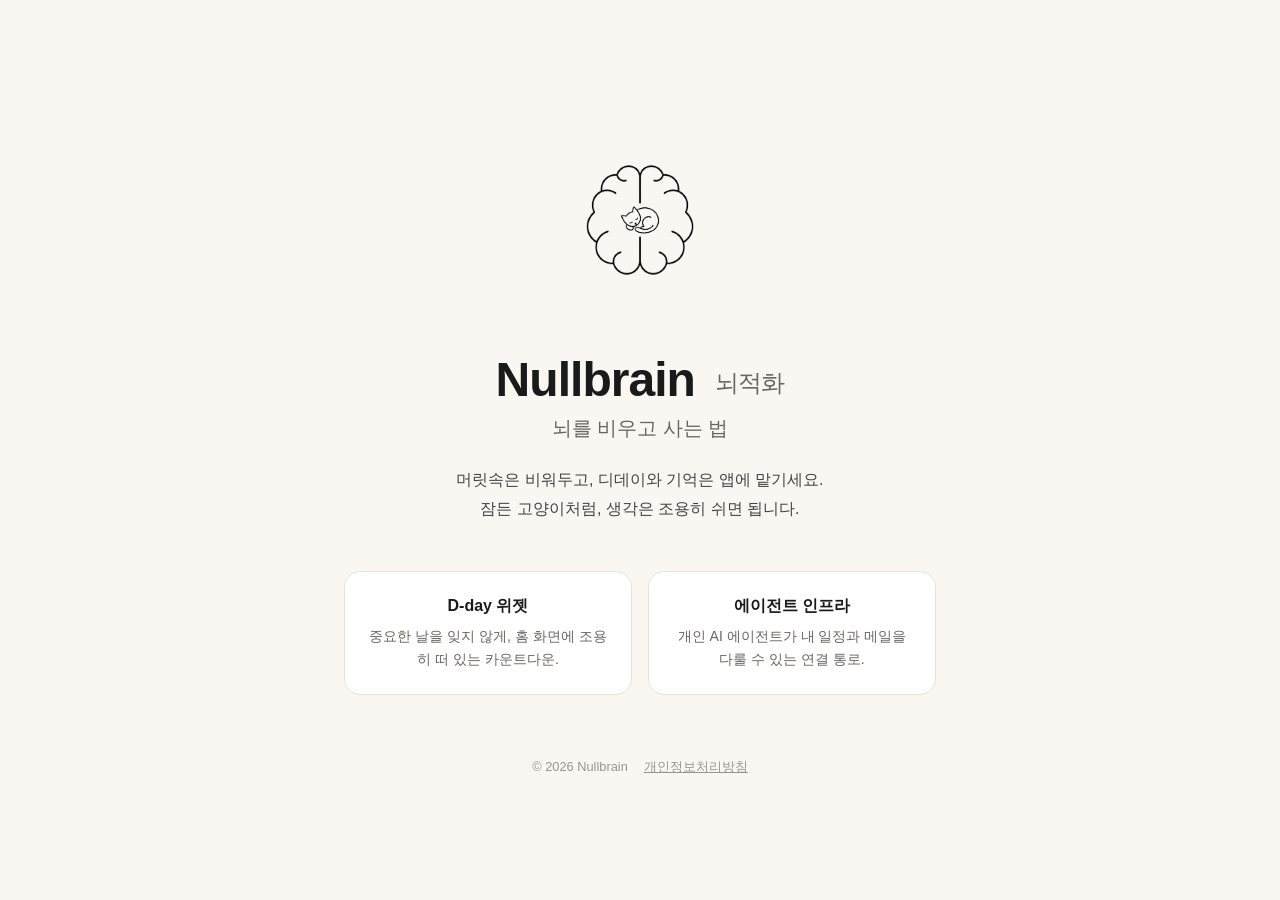
<file: index.html>
<!DOCTYPE html>
<html lang="ko">
<head>
<meta charset="UTF-8">
<meta name="viewport" content="width=device-width, initial-scale=1.0">
<title>Nullbrain (뇌적화) — 뇌를 비우고 사는 법</title>
<meta name="description" content="Nullbrain (뇌적화): 뇌를 비우고 사는 법. 개인용 D-day 위젯과 에이전트 인프라.">
<link rel="icon" href="/logo.png">
<link rel="stylesheet" href="/style.css">
</head>
<body>
<main>
  <img src="/logo.png" alt="Nullbrain logo — 뇌 안에 잠든 고양이" class="logo">
  <h1>Nullbrain <span class="kr">뇌적화</span></h1>
  <p class="tagline">뇌를 비우고 사는 법</p>
  <p class="desc">
    머릿속은 비워두고, 디데이와 기억은 앱에 맡기세요.<br>
    잠든 고양이처럼, 생각은 조용히 쉬면 됩니다.
  </p>
  <section class="features">
    <div class="feature">
      <h2>D-day 위젯</h2>
      <p>중요한 날을 잊지 않게, 홈 화면에 조용히 떠 있는 카운트다운.</p>
    </div>
    <div class="feature">
      <h2>에이전트 인프라</h2>
      <p>개인 AI 에이전트가 내 일정과 메일을 다룰 수 있는 연결 통로.</p>
    </div>
  </section>
  <footer>
    <span>© 2026 Nullbrain</span>
    <a href="/privacy.html">개인정보처리방침</a>
  </footer>
</main>
</body>
</html>
</file>
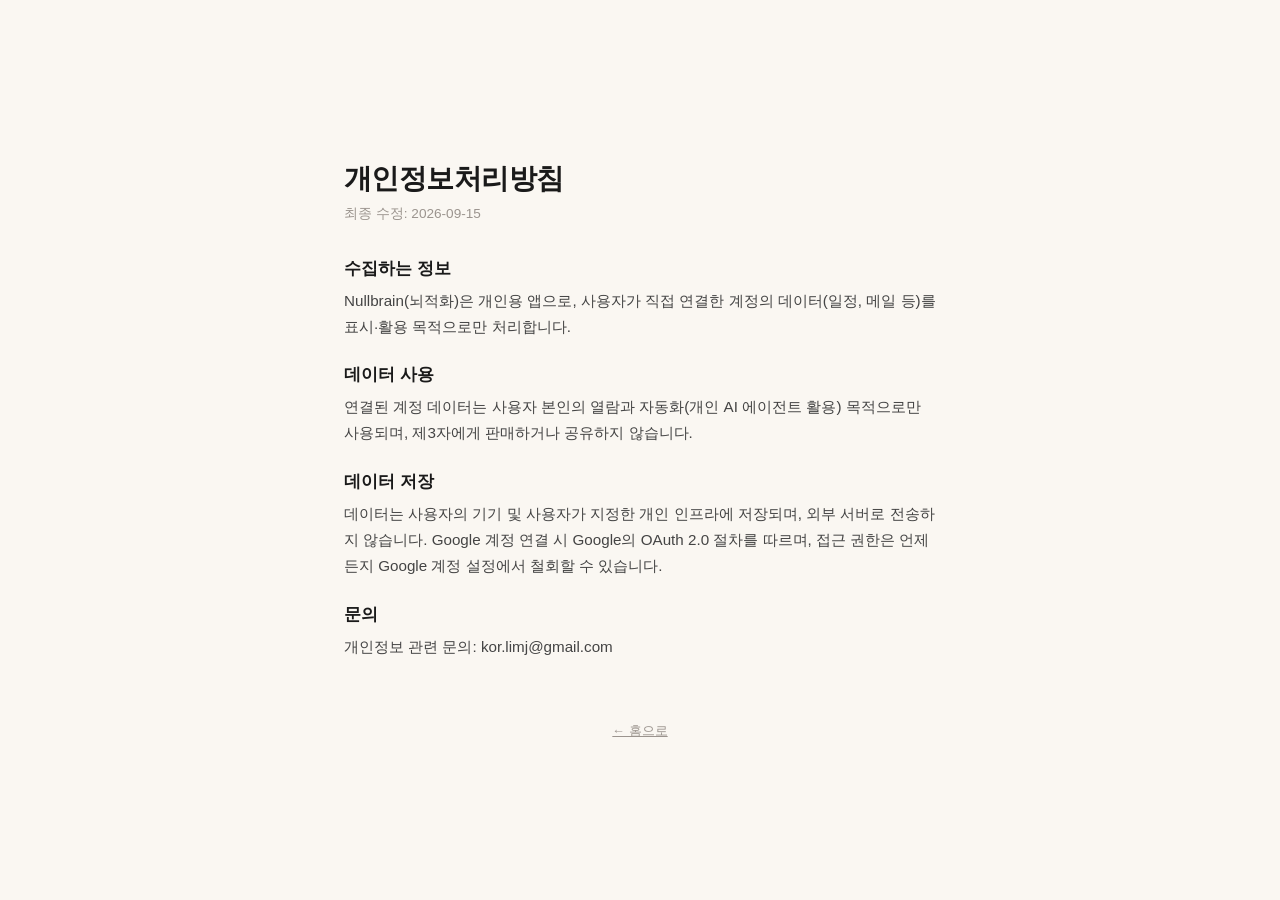
<file: privacy.html>
<!DOCTYPE html>
<html lang="ko">
<head>
<meta charset="UTF-8">
<meta name="viewport" content="width=device-width, initial-scale=1.0">
<title>개인정보처리방침 — Nullbrain</title>
<link rel="icon" href="/logo.png">
<link rel="stylesheet" href="/style.css">
</head>
<body>
<main class="policy">
  <h1>개인정보처리방침</h1>
  <p class="updated">최종 수정: 2026-09-15</p>
  <section>
    <h2>수집하는 정보</h2>
    <p>Nullbrain(뇌적화)은 개인용 앱으로, 사용자가 직접 연결한 계정의 데이터(일정, 메일 등)를 표시·활용 목적으로만 처리합니다.</p>
  </section>
  <section>
    <h2>데이터 사용</h2>
    <p>연결된 계정 데이터는 사용자 본인의 열람과 자동화(개인 AI 에이전트 활용) 목적으로만 사용되며, 제3자에게 판매하거나 공유하지 않습니다.</p>
  </section>
  <section>
    <h2>데이터 저장</h2>
    <p>데이터는 사용자의 기기 및 사용자가 지정한 개인 인프라에 저장되며, 외부 서버로 전송하지 않습니다. Google 계정 연결 시 Google의 OAuth 2.0 절차를 따르며, 접근 권한은 언제든지 Google 계정 설정에서 철회할 수 있습니다.</p>
  </section>
  <section>
    <h2>문의</h2>
    <p>개인정보 관련 문의: kor.limj@gmail.com</p>
  </section>
  <footer>
    <a href="/">← 홈으로</a>
  </footer>
</main>
</body>
</html>
</file>
<file: style.css>
:root { color-scheme: light; }
* { margin: 0; padding: 0; box-sizing: border-box; }
body {
  font-family: -apple-system, "Apple SD Gothic Neo", "Noto Sans KR", sans-serif;
  background: #FAF7F2;
  color: #1A1A1A;
  min-height: 100vh;
  display: flex;
  align-items: center;
  justify-content: center;
}
main {
  max-width: 640px;
  padding: 64px 24px;
  text-align: center;
}
.logo { width: 192px; height: 192px; margin-bottom: 32px; }
h1 {
  font-size: 3rem;
  font-weight: 700;
  letter-spacing: -0.02em;
}
.tagline {
  margin-top: 8px;
  font-size: 1.25rem;
  color: #6B6560;
}
.desc {
  margin-top: 24px;
  font-size: 1rem;
  line-height: 1.8;
  color: #444;
}
.features {
  margin-top: 48px;
  display: grid;
  grid-template-columns: 1fr 1fr;
  gap: 16px;
}
.feature {
  background: #FFFFFF;
  border: 1px solid #E8E2DA;
  border-radius: 16px;
  padding: 24px;
}
.feature h2 { font-size: 1rem; margin-bottom: 8px; }
.feature p { font-size: 0.875rem; color: #6B6560; line-height: 1.6; }
footer {
  margin-top: 64px;
  font-size: 0.8rem;
  color: #9B948E;
  display: flex;
  gap: 16px;
  justify-content: center;
}
footer a { color: #9B948E; }
@media (max-width: 480px) { .features { grid-template-columns: 1fr; } }

/* privacy page */
main.policy { text-align: left; max-width: 640px; }
main.policy h1 { font-size: 1.75rem; margin-bottom: 4px; }
main.policy .updated { color: #9B948E; font-size: 0.85rem; margin-bottom: 32px; }
main.policy section { margin-bottom: 24px; }
main.policy h2 { font-size: 1.05rem; margin-bottom: 8px; }
main.policy p { color: #444; line-height: 1.7; font-size: 0.95rem; }

h1 .kr { font-size: 0.5em; font-weight: 500; color: #6B6560; margin-left: 8px; vertical-align: middle; }
</file>
